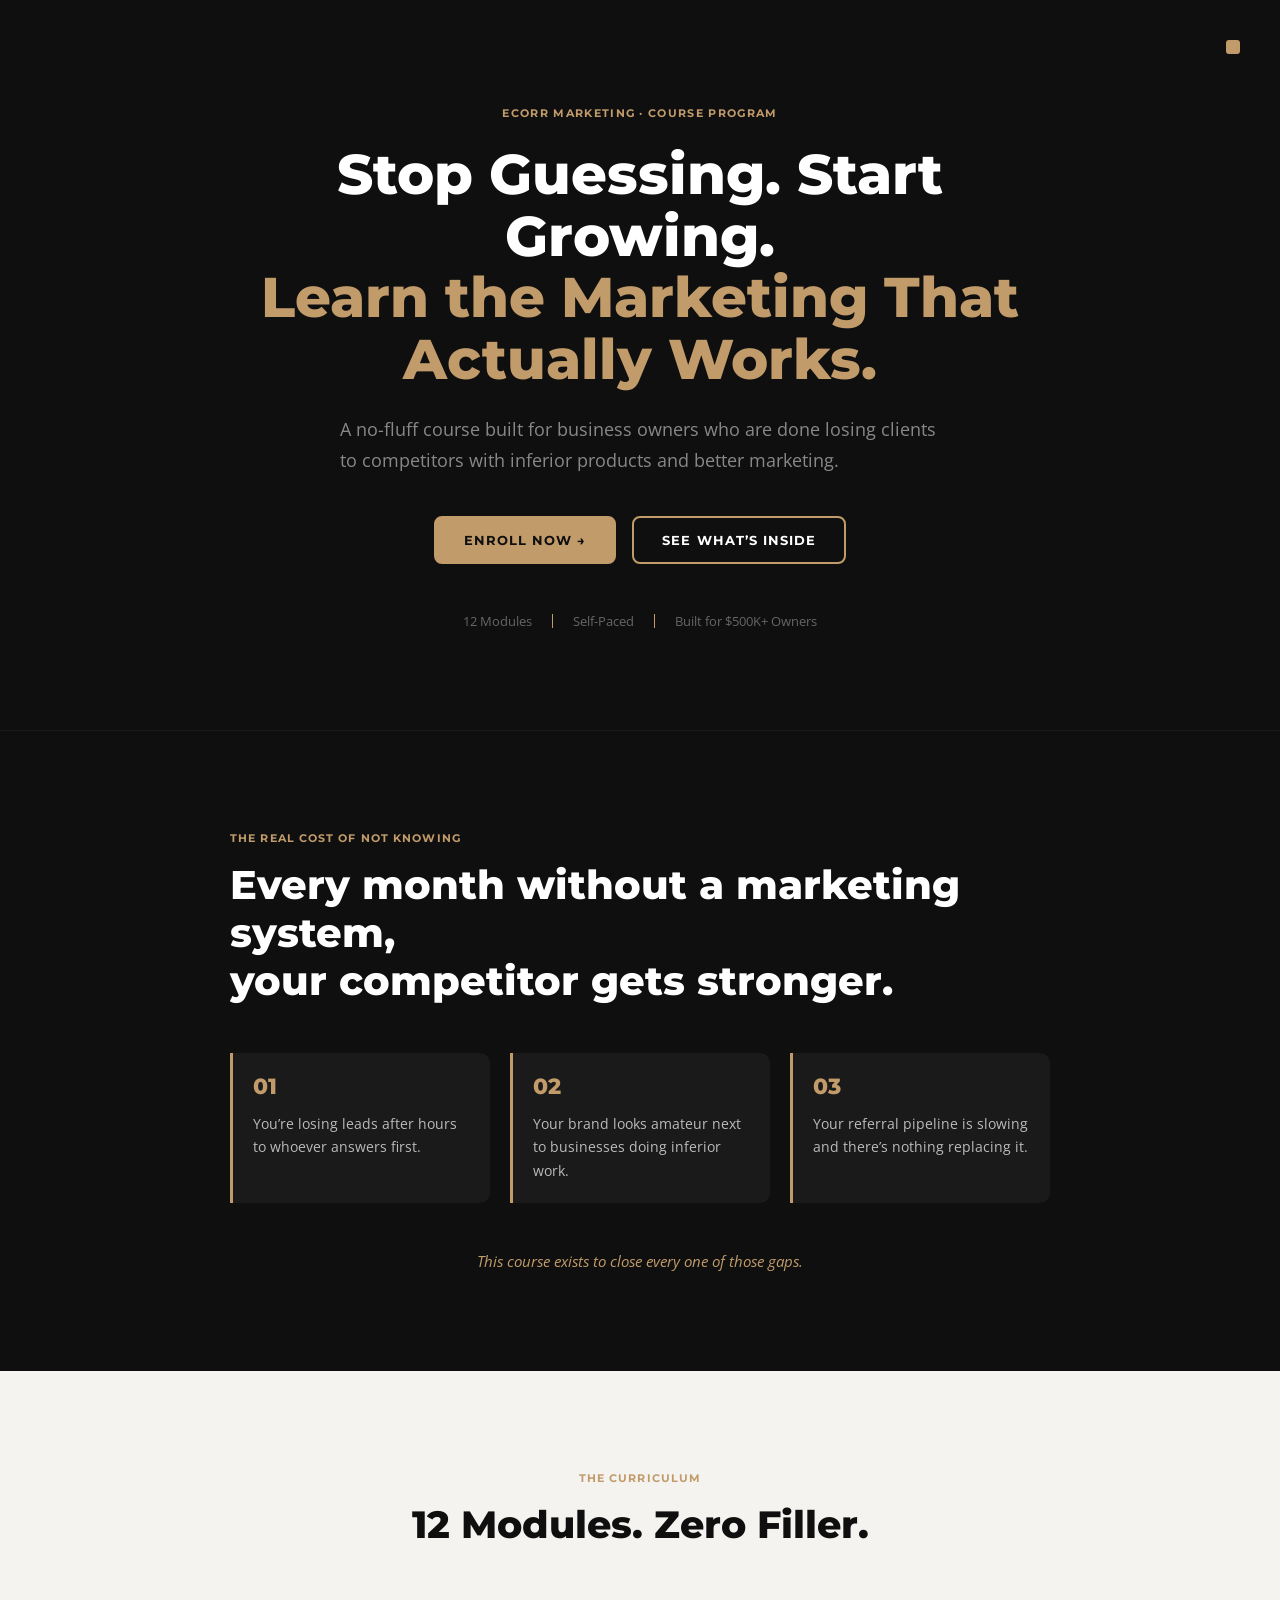
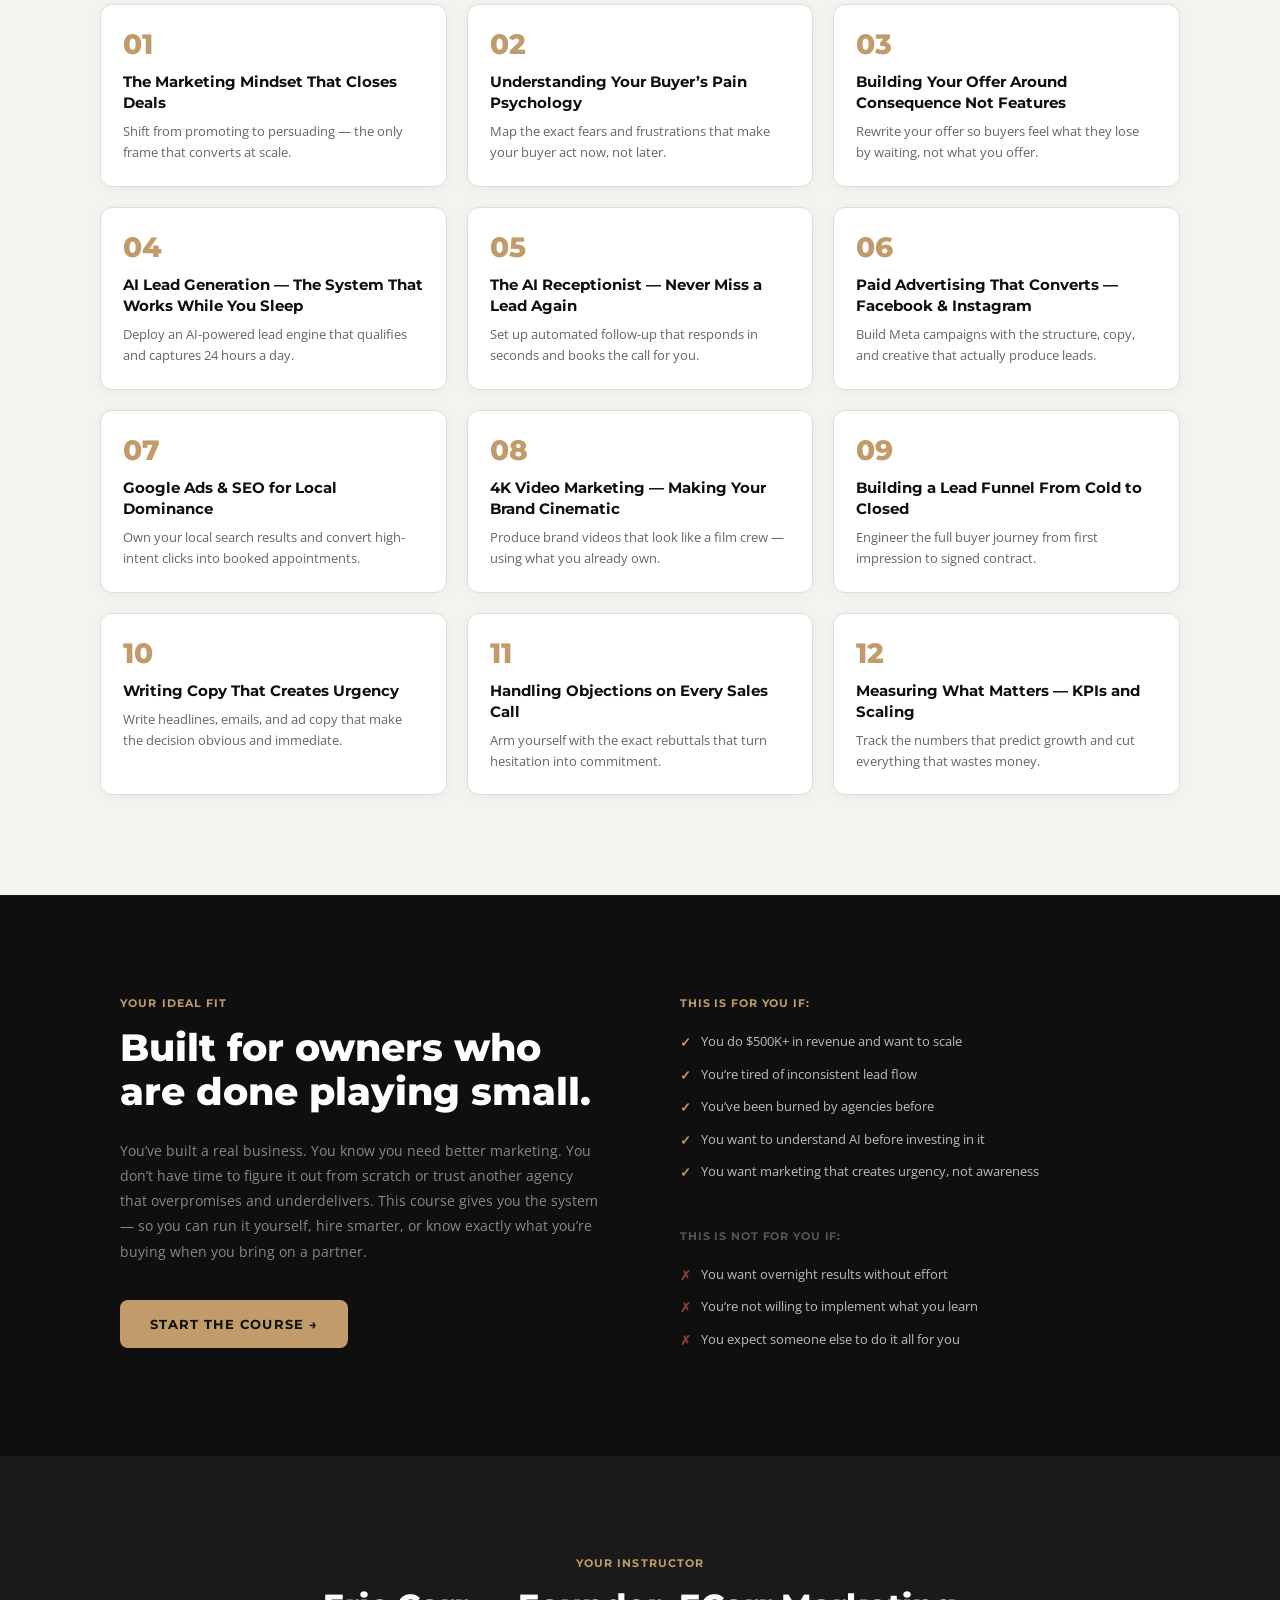
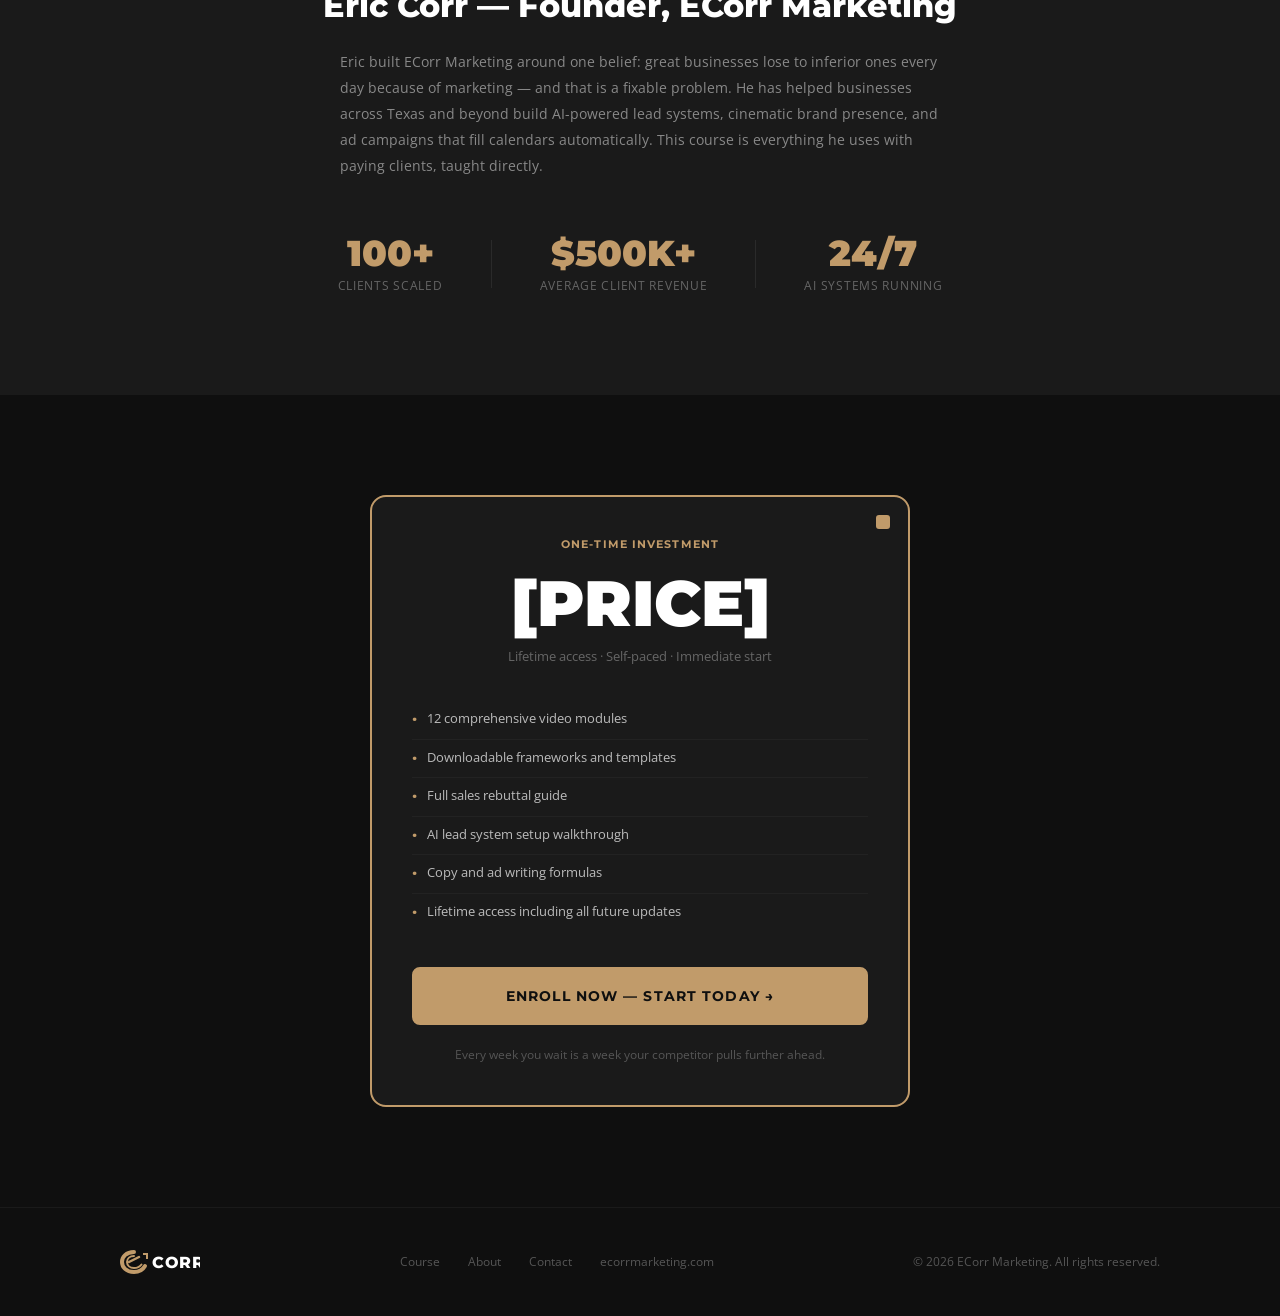
<file: index.html>
<!DOCTYPE html>
<html lang="en">
<head>
  <meta charset="UTF-8" />
  <meta name="viewport" content="width=device-width, initial-scale=1.0" />
  <title>ECorr Marketing Course — Learn Marketing That Actually Grows Your Business</title>
  <meta name="description" content="A no-fluff marketing course built for $500K+ business owners. AI lead generation, video marketing, paid ads, and the sales psychology that closes deals." />
  <link rel="preconnect" href="https://fonts.googleapis.com" />
  <link rel="preconnect" href="https://fonts.gstatic.com" crossorigin />
  <link href="https://fonts.googleapis.com/css2?family=Montserrat:wght@700;800;900&family=Open+Sans:wght@400&display=swap" rel="stylesheet" />
  <link rel="stylesheet" href="styles.css" />
</head>
<body>

  <!-- ============================================================
       SECTION 1 — HERO
  ============================================================ -->
  <section class="hero" id="hero">
    <div class="hero__accent-square" aria-hidden="true"></div>

    <div class="hero__inner">
      <span class="tag">ECORR MARKETING · COURSE PROGRAM</span>

      <h1 class="hero__headline">
        Stop Guessing. Start Growing.<br />
        <span class="gold">Learn the Marketing That Actually Works.</span>
      </h1>

      <p class="hero__sub">
        A no-fluff course built for business owners who are done losing clients
        to competitors with inferior products and better marketing.
      </p>

      <div class="hero__ctas">
        <a href="#enroll" class="btn btn--primary" id="primaryCTA">Enroll Now &rarr;</a>
        <a href="#curriculum" class="btn btn--secondary" id="secondaryCTA">See What&rsquo;s Inside</a>
      </div>

      <div class="hero__stats">
        <span>12 Modules</span>
        <span class="divider" aria-hidden="true"></span>
        <span>Self-Paced</span>
        <span class="divider" aria-hidden="true"></span>
        <span>Built for $500K+ Owners</span>
      </div>
    </div>
  </section>

  <!-- ============================================================
       SECTION 2 — PAIN HOOK
  ============================================================ -->
  <section class="pain" id="pain">
    <div class="pain__inner">
      <span class="section-label">THE REAL COST OF NOT KNOWING</span>

      <h2 class="pain__headline">
        Every month without a marketing system,<br />your competitor gets stronger.
      </h2>

      <div class="pain__cards">
        <div class="consequence-card">
          <span class="consequence-card__num">01</span>
          <p>You&rsquo;re losing leads after hours to whoever answers first.</p>
        </div>
        <div class="consequence-card">
          <span class="consequence-card__num">02</span>
          <p>Your brand looks amateur next to businesses doing inferior work.</p>
        </div>
        <div class="consequence-card">
          <span class="consequence-card__num">03</span>
          <p>Your referral pipeline is slowing and there&rsquo;s nothing replacing it.</p>
        </div>
      </div>

      <p class="pain__close"><em>This course exists to close every one of those gaps.</em></p>
    </div>
  </section>

  <!-- ============================================================
       SECTION 3 — CURRICULUM
  ============================================================ -->
  <section class="curriculum" id="curriculum">
    <div class="curriculum__inner">
      <span class="section-label section-label--dark">THE CURRICULUM</span>
      <h2 class="curriculum__headline">12 Modules. Zero Filler.</h2>

      <div class="module-grid">

        <div class="module-card">
          <span class="module-card__num">01</span>
          <h3 class="module-card__title">The Marketing Mindset That Closes Deals</h3>
          <p class="module-card__desc">Shift from promoting to persuading — the only frame that converts at scale.</p>
        </div>

        <div class="module-card">
          <span class="module-card__num">02</span>
          <h3 class="module-card__title">Understanding Your Buyer&rsquo;s Pain Psychology</h3>
          <p class="module-card__desc">Map the exact fears and frustrations that make your buyer act now, not later.</p>
        </div>

        <div class="module-card">
          <span class="module-card__num">03</span>
          <h3 class="module-card__title">Building Your Offer Around Consequence Not Features</h3>
          <p class="module-card__desc">Rewrite your offer so buyers feel what they lose by waiting, not what you offer.</p>
        </div>

        <div class="module-card">
          <span class="module-card__num">04</span>
          <h3 class="module-card__title">AI Lead Generation — The System That Works While You Sleep</h3>
          <p class="module-card__desc">Deploy an AI-powered lead engine that qualifies and captures 24 hours a day.</p>
        </div>

        <div class="module-card">
          <span class="module-card__num">05</span>
          <h3 class="module-card__title">The AI Receptionist — Never Miss a Lead Again</h3>
          <p class="module-card__desc">Set up automated follow-up that responds in seconds and books the call for you.</p>
        </div>

        <div class="module-card">
          <span class="module-card__num">06</span>
          <h3 class="module-card__title">Paid Advertising That Converts — Facebook &amp; Instagram</h3>
          <p class="module-card__desc">Build Meta campaigns with the structure, copy, and creative that actually produce leads.</p>
        </div>

        <div class="module-card">
          <span class="module-card__num">07</span>
          <h3 class="module-card__title">Google Ads &amp; SEO for Local Dominance</h3>
          <p class="module-card__desc">Own your local search results and convert high-intent clicks into booked appointments.</p>
        </div>

        <div class="module-card">
          <span class="module-card__num">08</span>
          <h3 class="module-card__title">4K Video Marketing — Making Your Brand Cinematic</h3>
          <p class="module-card__desc">Produce brand videos that look like a film crew — using what you already own.</p>
        </div>

        <div class="module-card">
          <span class="module-card__num">09</span>
          <h3 class="module-card__title">Building a Lead Funnel From Cold to Closed</h3>
          <p class="module-card__desc">Engineer the full buyer journey from first impression to signed contract.</p>
        </div>

        <div class="module-card">
          <span class="module-card__num">10</span>
          <h3 class="module-card__title">Writing Copy That Creates Urgency</h3>
          <p class="module-card__desc">Write headlines, emails, and ad copy that make the decision obvious and immediate.</p>
        </div>

        <div class="module-card">
          <span class="module-card__num">11</span>
          <h3 class="module-card__title">Handling Objections on Every Sales Call</h3>
          <p class="module-card__desc">Arm yourself with the exact rebuttals that turn hesitation into commitment.</p>
        </div>

        <div class="module-card">
          <span class="module-card__num">12</span>
          <h3 class="module-card__title">Measuring What Matters — KPIs and Scaling</h3>
          <p class="module-card__desc">Track the numbers that predict growth and cut everything that wastes money.</p>
        </div>

      </div>
    </div>
  </section>

  <!-- ============================================================
       SECTION 4 — WHO THIS IS FOR
  ============================================================ -->
  <section class="fit" id="fit">
    <div class="fit__inner">

      <div class="fit__left">
        <span class="section-label">YOUR IDEAL FIT</span>
        <h2 class="fit__headline">Built for owners who are done playing small.</h2>
        <p class="fit__body">
          You&rsquo;ve built a real business. You know you need better marketing.
          You don&rsquo;t have time to figure it out from scratch or trust another
          agency that overpromises and underdelivers. This course gives you
          the system &mdash; so you can run it yourself, hire smarter, or know
          exactly what you&rsquo;re buying when you bring on a partner.
        </p>
        <a href="#enroll" class="btn btn--primary">Start the Course &rarr;</a>
      </div>

      <div class="fit__right">
        <div class="fit__list">
          <h3 class="fit__list-title fit__list-title--yes">THIS IS FOR YOU IF:</h3>
          <ul class="fit__items fit__items--yes">
            <li>You do $500K+ in revenue and want to scale</li>
            <li>You&rsquo;re tired of inconsistent lead flow</li>
            <li>You&rsquo;ve been burned by agencies before</li>
            <li>You want to understand AI before investing in it</li>
            <li>You want marketing that creates urgency, not awareness</li>
          </ul>
        </div>

        <div class="fit__list">
          <h3 class="fit__list-title fit__list-title--no">THIS IS NOT FOR YOU IF:</h3>
          <ul class="fit__items fit__items--no">
            <li>You want overnight results without effort</li>
            <li>You&rsquo;re not willing to implement what you learn</li>
            <li>You expect someone else to do it all for you</li>
          </ul>
        </div>
      </div>

    </div>
  </section>

  <!-- ============================================================
       SECTION 5 — INSTRUCTOR
  ============================================================ -->
  <section class="instructor" id="instructor">
    <div class="instructor__inner">
      <span class="section-label">YOUR INSTRUCTOR</span>
      <h2 class="instructor__headline">Eric Corr &mdash; Founder, ECorr Marketing</h2>
      <p class="instructor__bio">
        Eric built ECorr Marketing around one belief: great businesses
        lose to inferior ones every day because of marketing &mdash; and that
        is a fixable problem. He has helped businesses across Texas and
        beyond build AI-powered lead systems, cinematic brand presence,
        and ad campaigns that fill calendars automatically. This course
        is everything he uses with paying clients, taught directly.
      </p>

      <div class="instructor__stats">
        <div class="stat-block">
          <span class="stat-block__num">100+</span>
          <span class="stat-block__label">Clients Scaled</span>
        </div>
        <span class="stat-divider" aria-hidden="true"></span>
        <div class="stat-block">
          <span class="stat-block__num">$500K+</span>
          <span class="stat-block__label">Average Client Revenue</span>
        </div>
        <span class="stat-divider" aria-hidden="true"></span>
        <div class="stat-block">
          <span class="stat-block__num">24/7</span>
          <span class="stat-block__label">AI Systems Running</span>
        </div>
      </div>
    </div>
  </section>

  <!-- ============================================================
       SECTION 6 — PRICING / ENROLLMENT
  ============================================================ -->
  <section class="pricing" id="enroll">
    <div class="pricing__inner">
      <div class="pricing-card">
        <div class="pricing-card__accent-square" aria-hidden="true"></div>

        <span class="section-label">ONE-TIME INVESTMENT</span>
        <div class="pricing-card__price">[PRICE]</div>
        <p class="pricing-card__terms">Lifetime access &middot; Self-paced &middot; Immediate start</p>

        <ul class="pricing-card__list">
          <li>12 comprehensive video modules</li>
          <li>Downloadable frameworks and templates</li>
          <li>Full sales rebuttal guide</li>
          <li>AI lead system setup walkthrough</li>
          <li>Copy and ad writing formulas</li>
          <li>Lifetime access including all future updates</li>
        </ul>

        <a href="#" class="btn btn--primary btn--full" id="enrollCTA">ENROLL NOW &mdash; START TODAY &rarr;</a>

        <p class="pricing-card__urgency">Every week you wait is a week your competitor pulls further ahead.</p>
      </div>
    </div>
  </section>

  <!-- ============================================================
       SECTION 7 — FOOTER
  ============================================================ -->
  <footer class="footer">
    <div class="footer__inner">
      <div class="footer__logo">
        <svg class="ecorr-logo" viewBox="0 0 80 28" fill="none" xmlns="http://www.w3.org/2000/svg" aria-label="eCORR Marketing">
          <!-- e: thick C-arc ring open upper-right, diagonal wedge inside, stepped bracket at gap -->
          <g>
            <!-- Outer C-arc for the "e" -->
            <path d="M14 4 C6 4 2 9 2 14 C2 19 6 24 14 24 C19 24 23 21.5 25 18" stroke="#C19B6A" stroke-width="4" stroke-linecap="round" fill="none"/>
            <!-- Inner arc (ring effect) -->
            <path d="M14 8 C10 8 7 10.5 7 14 C7 17.5 10 20 14 20 C17 20 20 18.5 21.5 16.5" stroke="#C19B6A" stroke-width="2" stroke-linecap="round" fill="none"/>
            <!-- Diagonal wedge inside the e -->
            <path d="M9 14 L19 9" stroke="#C19B6A" stroke-width="2.5" stroke-linecap="round"/>
            <!-- Stepped sandy gold bracket at the gap (upper-right of C) -->
            <polyline points="24,6 27,6 27,10" stroke="#C19B6A" stroke-width="2" stroke-linecap="square" fill="none"/>
          </g>
          <!-- CORR wordmark -->
          <text x="32" y="20" font-family="Montserrat, sans-serif" font-weight="800" font-size="16" fill="#FFFFFF" letter-spacing="0.04em">CORR</text>
        </svg>
      </div>

      <nav class="footer__nav" aria-label="Footer navigation">
        <a href="#curriculum">Course</a>
        <a href="#instructor">About</a>
        <a href="mailto:ecorr.marketing@gmail.com">Contact</a>
        <a href="https://ecorrmarketing.com" target="_blank" rel="noopener">ecorrmarketing.com</a>
      </nav>

      <p class="footer__copy">&copy; 2026 ECorr Marketing. All rights reserved.</p>
    </div>
  </footer>

  <script src="page.js"></script>
</body>
</html>
</file>
<file: styles.css>
/* ============================================================
   ECorr Marketing — Course Landing Page
   Brand System: Gold #C19B6A · Near-Black #0F0F0F · White #FFFFFF
   Typography: Montserrat 800/700 · Open Sans 400
   ============================================================ */

/* ── Reset & Base ─────────────────────────────────────────── */
*, *::before, *::after {
  box-sizing: border-box;
  margin: 0;
  padding: 0;
}

html {
  scroll-behavior: smooth;
}

body {
  background-color: #0F0F0F;
  color: #FFFFFF;
  font-family: 'Open Sans', sans-serif;
  font-weight: 400;
  -webkit-font-smoothing: antialiased;
  -moz-osx-font-smoothing: grayscale;
}

img, svg {
  display: block;
  max-width: 100%;
}

a {
  color: inherit;
  text-decoration: none;
}

ul {
  list-style: none;
}

/* ── Typography tokens ────────────────────────────────────── */
.gold            { color: #C19B6A; }
.section-label   {
  display: block;
  font-family: 'Montserrat', sans-serif;
  font-weight: 700;
  font-size: 11px;
  color: #C19B6A;
  text-transform: uppercase;
  letter-spacing: 0.1em;
  margin-bottom: 16px;
}
.section-label--dark { color: #C19B6A; } /* same on light bg — intentional contrast */

.tag {
  display: inline-block;
  font-family: 'Montserrat', sans-serif;
  font-weight: 700;
  font-size: 11px;
  color: #C19B6A;
  text-transform: uppercase;
  letter-spacing: 0.12em;
  margin-bottom: 24px;
}

/* ── Buttons ──────────────────────────────────────────────── */
.btn {
  display: inline-block;
  font-family: 'Montserrat', sans-serif;
  font-weight: 700;
  font-size: 13px;
  text-transform: uppercase;
  letter-spacing: 0.08em;
  padding: 14px 28px;
  border-radius: 8px;
  cursor: pointer;
  transition: background-color 0.2s ease, color 0.2s ease, border-color 0.2s ease;
  white-space: nowrap;
}

.btn--primary {
  background-color: #C19B6A;
  color: #0F0F0F;
  border: 2px solid #C19B6A;
}
.btn--primary:hover {
  background-color: #D4B48A;
  border-color: #D4B48A;
}

.btn--secondary {
  background-color: transparent;
  color: #FFFFFF;
  border: 2px solid #C19B6A;
}
.btn--secondary:hover {
  background-color: rgba(193, 155, 106, 0.08);
}

.btn--full {
  display: block;
  width: 100%;
  text-align: center;
  padding: 18px 28px;
  font-size: 14px;
}

/* ── Decorative Gold Square (brand signature) ─────────────── */
.hero__accent-square,
.pricing-card__accent-square {
  width: 14px;
  height: 14px;
  background-color: #C19B6A;
  border-radius: 3px;
  position: absolute;
}

/* ── SECTION 1 — HERO ─────────────────────────────────────── */
.hero {
  background-color: #0F0F0F;
  position: relative;
  padding: 100px 24px;
  overflow: hidden;
}

.hero__accent-square {
  top: 40px;
  right: 40px;
}

.hero__inner {
  max-width: 760px;
  margin: 0 auto;
  text-align: center;
}

.hero__headline {
  font-family: 'Montserrat', sans-serif;
  font-weight: 800;
  font-size: 56px;
  line-height: 1.1;
  color: #FFFFFF;
  margin-bottom: 24px;
}

.hero__sub {
  font-size: 18px;
  color: #888888;
  max-width: 600px;
  margin: 0 auto 40px;
  line-height: 1.7;
  text-align: left;
}

.hero__ctas {
  display: flex;
  gap: 16px;
  justify-content: center;
  flex-wrap: wrap;
  margin-bottom: 48px;
}

.hero__stats {
  display: flex;
  align-items: center;
  justify-content: center;
  gap: 20px;
  font-size: 13px;
  color: #666666;
  flex-wrap: wrap;
}

.hero__stats .divider {
  width: 1px;
  height: 14px;
  background-color: #C19B6A;
  display: inline-block;
}

/* ── SECTION 2 — PAIN HOOK ────────────────────────────────── */
.pain {
  background-color: #0F0F0F;
  padding: 100px 24px;
  border-top: 1px solid #1a1a1a;
}

.pain__inner {
  max-width: 820px;
  margin: 0 auto;
}

.pain__headline {
  font-family: 'Montserrat', sans-serif;
  font-weight: 800;
  font-size: 40px;
  color: #FFFFFF;
  line-height: 1.2;
  margin-bottom: 48px;
}

.pain__cards {
  display: grid;
  grid-template-columns: repeat(3, 1fr);
  gap: 20px;
  margin-bottom: 48px;
}

.consequence-card {
  background-color: #1a1a1a;
  border-left: 3px solid #C19B6A;
  border-radius: 0 10px 10px 0;
  padding: 20px;
}

.consequence-card__num {
  display: block;
  font-family: 'Montserrat', sans-serif;
  font-weight: 800;
  font-size: 22px;
  color: #C19B6A;
  margin-bottom: 12px;
}

.consequence-card p {
  font-size: 14px;
  color: #bbbbbb;
  line-height: 1.7;
  text-align: left;
}

.pain__close {
  text-align: center;
  font-size: 15px;
  color: #C19B6A;
  font-style: italic;
}

/* ── SECTION 3 — CURRICULUM ───────────────────────────────── */
.curriculum {
  background-color: #F4F3EF;
  padding: 100px 24px;
}

.curriculum__inner {
  max-width: 1080px;
  margin: 0 auto;
  text-align: center;
}

.curriculum .section-label {
  color: #C19B6A;
}

.curriculum__headline {
  font-family: 'Montserrat', sans-serif;
  font-weight: 800;
  font-size: 38px;
  color: #0F0F0F;
  margin-bottom: 56px;
}

.module-grid {
  display: grid;
  grid-template-columns: repeat(3, 1fr);
  gap: 20px;
  text-align: left;
}

.module-card {
  background-color: #FFFFFF;
  border: 1px solid #e0ddd6;
  border-radius: 12px;
  padding: 22px;
  box-shadow: 0 2px 12px rgba(0,0,0,0.04);
  transition: box-shadow 0.2s ease, transform 0.2s ease;
}

.module-card:hover {
  box-shadow: 0 6px 24px rgba(0,0,0,0.09);
  transform: translateY(-2px);
}

.module-card__num {
  display: block;
  font-family: 'Montserrat', sans-serif;
  font-weight: 800;
  font-size: 28px;
  color: #C19B6A;
  margin-bottom: 10px;
}

.module-card__title {
  font-family: 'Montserrat', sans-serif;
  font-weight: 700;
  font-size: 15px;
  color: #0F0F0F;
  margin-bottom: 8px;
  line-height: 1.4;
}

.module-card__desc {
  font-size: 13px;
  color: #666666;
  line-height: 1.65;
}

/* ── SECTION 4 — WHO THIS IS FOR ──────────────────────────── */
.fit {
  background-color: #0F0F0F;
  padding: 100px 24px;
  border-top: 1px solid #1a1a1a;
}

.fit__inner {
  max-width: 1040px;
  margin: 0 auto;
  display: grid;
  grid-template-columns: 1fr 1fr;
  gap: 80px;
  align-items: start;
}

.fit__left .section-label {
  margin-bottom: 16px;
}

.fit__headline {
  font-family: 'Montserrat', sans-serif;
  font-weight: 800;
  font-size: 38px;
  color: #FFFFFF;
  line-height: 1.15;
  margin-bottom: 24px;
}

.fit__body {
  font-size: 14px;
  color: #888888;
  line-height: 1.8;
  margin-bottom: 36px;
  text-align: left;
}

.fit__right {
  display: flex;
  flex-direction: column;
  gap: 40px;
}

.fit__list-title {
  font-family: 'Montserrat', sans-serif;
  font-weight: 700;
  font-size: 11px;
  text-transform: uppercase;
  letter-spacing: 0.08em;
  margin-bottom: 16px;
}
.fit__list-title--yes { color: #C19B6A; }
.fit__list-title--no  { color: #555555; }

.fit__items li {
  font-size: 13px;
  color: #bbbbbb;
  padding: 6px 0;
  display: flex;
  align-items: flex-start;
  gap: 10px;
  line-height: 1.5;
}

.fit__items--yes li::before {
  content: '✓';
  color: #C19B6A;
  font-weight: 700;
  flex-shrink: 0;
  margin-top: 1px;
}

.fit__items--no li::before {
  content: '✗';
  color: #8B3A3A;
  font-weight: 700;
  flex-shrink: 0;
  margin-top: 1px;
}

/* ── SECTION 5 — INSTRUCTOR ───────────────────────────────── */
.instructor {
  background-color: #1a1a1a;
  padding: 100px 24px;
  text-align: center;
}

.instructor__inner {
  max-width: 720px;
  margin: 0 auto;
}

.instructor__headline {
  font-family: 'Montserrat', sans-serif;
  font-weight: 800;
  font-size: 32px;
  color: #FFFFFF;
  margin-bottom: 24px;
}

.instructor__bio {
  font-size: 14px;
  color: #888888;
  line-height: 1.85;
  max-width: 600px;
  margin: 0 auto 56px;
  text-align: left;
}

.instructor__stats {
  display: flex;
  align-items: center;
  justify-content: center;
  gap: 0;
  flex-wrap: wrap;
}

.stat-block {
  display: flex;
  flex-direction: column;
  align-items: center;
  padding: 0 48px;
}

.stat-block__num {
  font-family: 'Montserrat', sans-serif;
  font-weight: 900;
  font-size: 36px;
  color: #C19B6A;
  line-height: 1;
  margin-bottom: 6px;
}

.stat-block__label {
  font-size: 12px;
  color: #666666;
  text-transform: uppercase;
  letter-spacing: 0.06em;
}

.stat-divider {
  width: 1px;
  height: 48px;
  background-color: #2a2a2a;
  flex-shrink: 0;
}

/* ── SECTION 6 — PRICING ──────────────────────────────────── */
.pricing {
  background-color: #0F0F0F;
  padding: 100px 24px;
  border-top: 1px solid #1a1a1a;
}

.pricing__inner {
  max-width: 540px;
  margin: 0 auto;
}

.pricing-card {
  background-color: #1a1a1a;
  border: 2px solid #C19B6A;
  border-radius: 16px;
  padding: 40px;
  position: relative;
  overflow: hidden;
}

.pricing-card__accent-square {
  top: 18px;
  right: 18px;
}

.pricing-card .section-label {
  text-align: center;
  margin-bottom: 20px;
}

.pricing-card__price {
  font-family: 'Montserrat', sans-serif;
  font-weight: 900;
  font-size: 64px;
  color: #FFFFFF;
  line-height: 1;
  text-align: center;
  margin-bottom: 12px;
}

.pricing-card__terms {
  font-size: 13px;
  color: #666666;
  text-align: center;
  margin-bottom: 36px;
}

.pricing-card__list {
  margin-bottom: 36px;
}

.pricing-card__list li {
  font-size: 13px;
  color: #bbbbbb;
  padding: 8px 0;
  display: flex;
  align-items: flex-start;
  gap: 10px;
  border-bottom: 1px solid #222222;
  line-height: 1.5;
}

.pricing-card__list li:last-child {
  border-bottom: none;
}

.pricing-card__list li::before {
  content: '·';
  color: #C19B6A;
  font-weight: 900;
  font-size: 18px;
  flex-shrink: 0;
  line-height: 1.2;
}

.pricing-card__urgency {
  font-size: 12px;
  color: #555555;
  text-align: center;
  margin-top: 20px;
  line-height: 1.6;
}

/* ── SECTION 7 — FOOTER ───────────────────────────────────── */
.footer {
  background-color: #0F0F0F;
  border-top: 1px solid #1a1a1a;
  padding: 40px 24px;
}

.footer__inner {
  max-width: 1040px;
  margin: 0 auto;
  display: flex;
  align-items: center;
  justify-content: space-between;
  flex-wrap: wrap;
  gap: 24px;
}

.footer__logo {
  flex-shrink: 0;
}

.ecorr-logo {
  width: 80px;
  height: 28px;
}

.footer__nav {
  display: flex;
  gap: 28px;
  flex-wrap: wrap;
}

.footer__nav a {
  font-size: 12px;
  color: #555555;
  transition: color 0.2s ease;
}

.footer__nav a:hover {
  color: #C19B6A;
}

.footer__copy {
  font-size: 12px;
  color: #555555;
}

/* ── Responsive — Mobile ──────────────────────────────────── */
@media (max-width: 768px) {
  /* Hero */
  .hero {
    padding: 80px 20px;
  }
  .hero__headline {
    font-size: 36px;
  }
  .hero__sub {
    font-size: 16px;
  }
  .hero__ctas {
    flex-direction: column;
    align-items: center;
  }

  /* Pain */
  .pain {
    padding: 80px 20px;
  }
  .pain__headline {
    font-size: 28px;
  }
  .pain__cards {
    grid-template-columns: 1fr;
  }

  /* Curriculum */
  .curriculum {
    padding: 80px 20px;
  }
  .curriculum__headline {
    font-size: 28px;
  }
  .module-grid {
    grid-template-columns: 1fr;
  }

  /* Who it's for */
  .fit {
    padding: 80px 20px;
  }
  .fit__inner {
    grid-template-columns: 1fr;
    gap: 48px;
  }
  .fit__headline {
    font-size: 28px;
  }

  /* Instructor */
  .instructor {
    padding: 80px 20px;
  }
  .instructor__headline {
    font-size: 26px;
  }
  .stat-block {
    padding: 0 24px;
  }
  .instructor__stats {
    gap: 8px;
  }

  /* Pricing */
  .pricing {
    padding: 80px 20px;
  }
  .pricing-card {
    padding: 24px;
  }
  .pricing-card__price {
    font-size: 48px;
  }

  /* Footer */
  .footer__inner {
    flex-direction: column;
    align-items: center;
    text-align: center;
  }
  .footer__nav {
    justify-content: center;
  }
}

/* Target narrowest mobile: 390px */
@media (max-width: 390px) {
  .hero__headline {
    font-size: 32px;
  }
  .hero__stats {
    flex-direction: column;
    gap: 8px;
  }
  .hero__stats .divider {
    display: none;
  }
  .stat-block {
    padding: 0 16px;
  }
}
</file>
